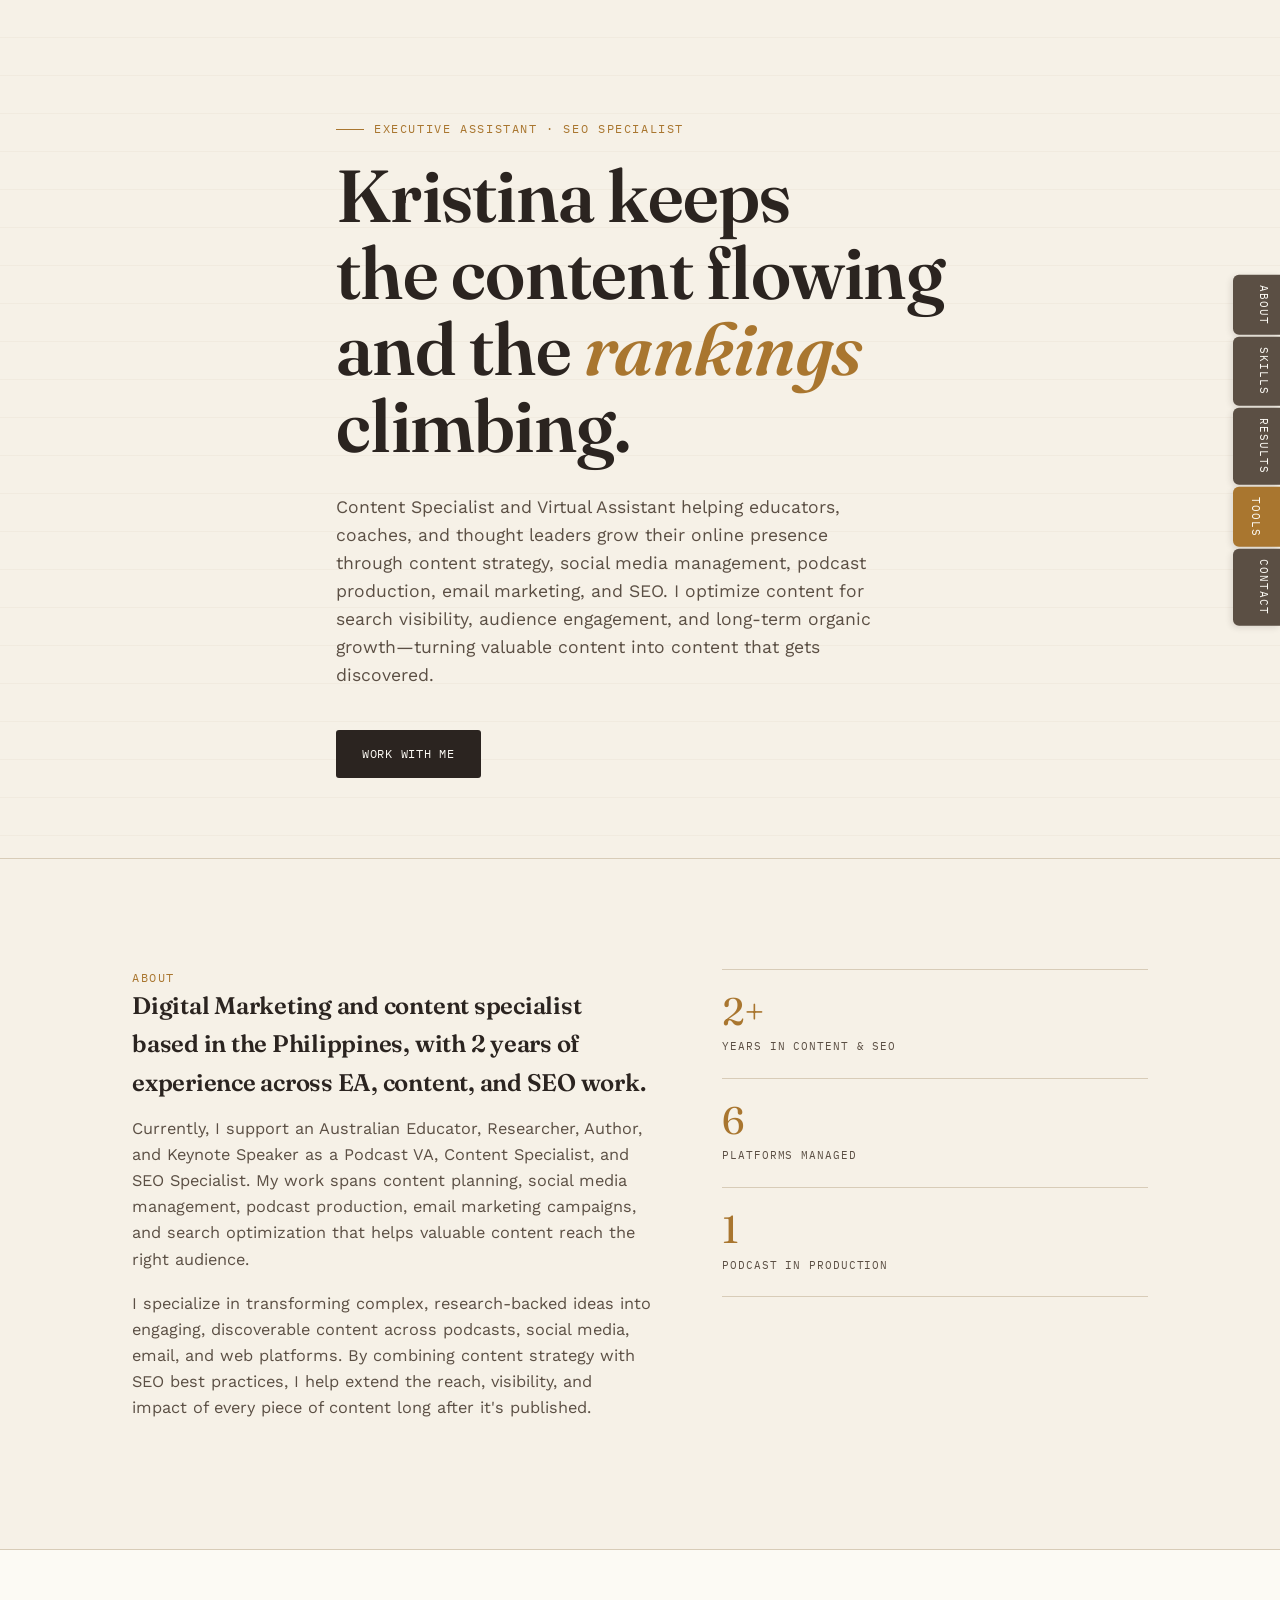
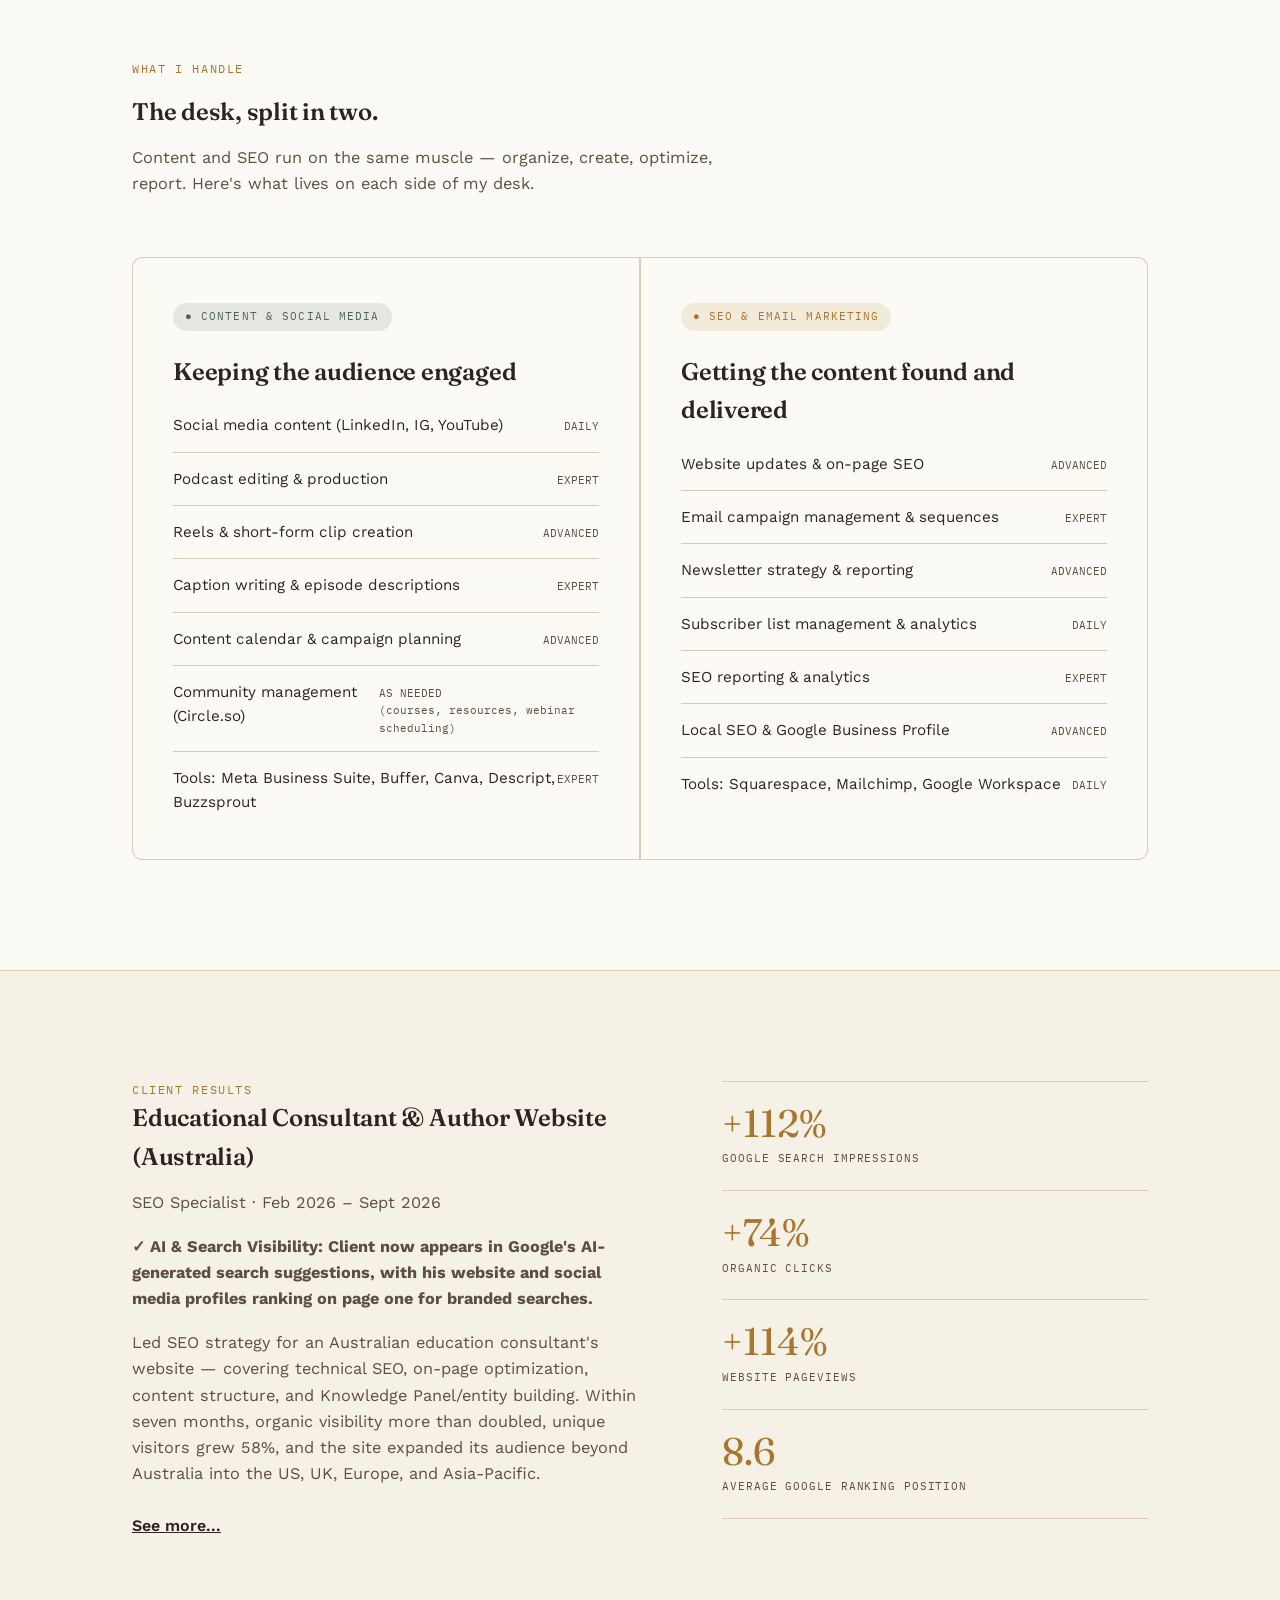
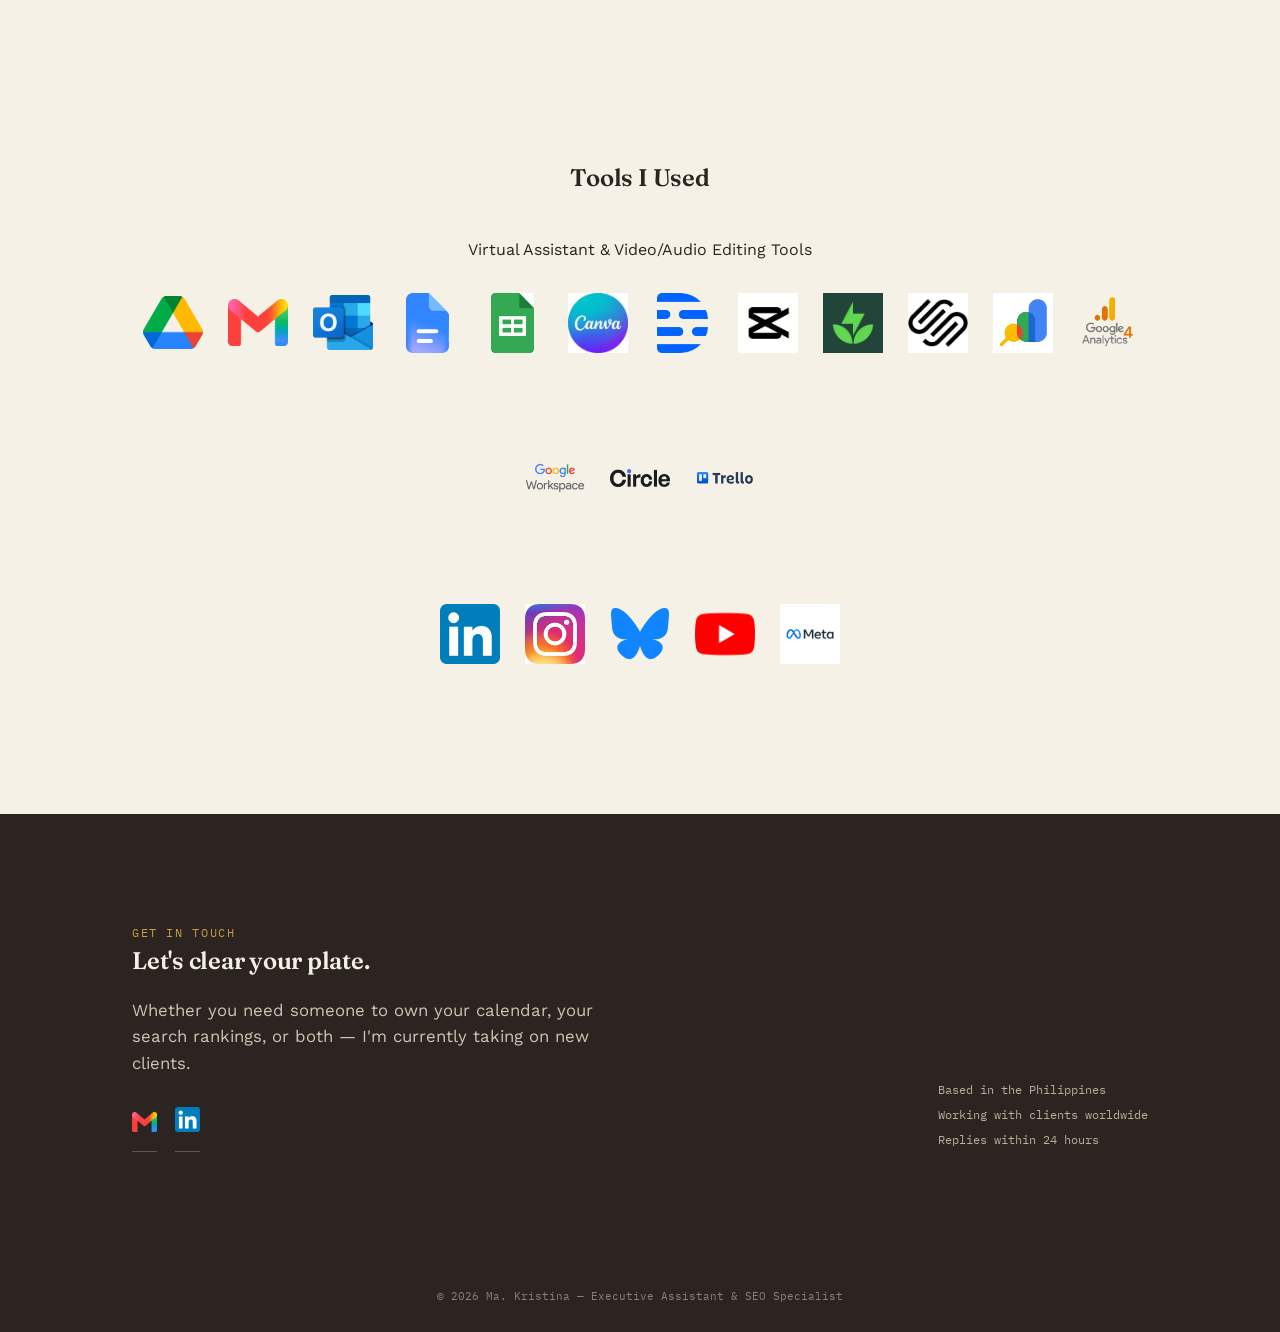
<file: index.html>
<!DOCTYPE html>
<html lang="en">
<head>
<meta charset="UTF-8">
<meta name="viewport" content="width=device-width, initial-scale=1.0">
<title>Ma. Kristina — Executive Assistant & SEO Specialist</title>
<link rel="preconnect" href="https://fonts.googleapis.com">
<link href="https://fonts.googleapis.com/css2?family=Fraunces:ital,opsz,wght@0,9..144,400;0,9..144,500;0,9..144,600;1,9..144,400&family=Work+Sans:wght@400;500;600&family=IBM+Plex+Mono:wght@400;500&display=swap" rel="stylesheet">
<link rel="stylesheet" href="assets/style.css">
</head>
<body>

<nav class="tabnav" id="tabnav">
  <a href="#about">About</a>
  <a href="#skills">Skills</a>
  <a href="#seo-client-results">Results</a>
  <a href="#experience">Tools</a>
  <a href="#contact">Contact</a>
</nav>

<header class="hero" id="top">
  <div class="wrap hero-inner">
    <div class="eyebrow">Executive Assistant · SEO Specialist</div>
    <h1>Kristina keeps<br> the content flowing <br>and the <em>rankings</em> <br>climbing.</h1>
    <p class="lede">Content Specialist and Virtual Assistant helping educators, coaches, and thought leaders grow their online presence through content strategy, social media management, podcast production, email marketing, and SEO. I optimize content for search visibility, audience engagement, and long-term organic growth—turning valuable content into content that gets discovered.</p>
    <div class="hero-cta">
      <a href="#contact" class="btn btn-primary">Work with me</a>
    </div>
  </div>
</header>

<section id="about">
  <div class="wrap about-grid">
    <div class="reveal">
      <div class="eyebrow">About</div>
      <h2>Digital Marketing and content specialist based in the Philippines, with 2 years of experience across EA, content, and SEO work. </h2>
      <p>Currently, I support an Australian Educator, Researcher, Author, and Keynote Speaker as a Podcast VA, Content Specialist, and SEO Specialist. My work spans content planning, social media management, podcast production, email marketing campaigns, and search optimization that helps valuable content reach the right audience.</p>
      <p>I specialize in transforming complex, research-backed ideas into engaging, discoverable content across podcasts, social media, email, and web platforms. By combining content strategy with SEO best practices, I help extend the reach, visibility, and impact of every piece of content long after it's published.</p>
    </div>
    <div class="stat-stack reveal">
      <div class="stat"><div class="num">2+</div><div class="label">Years in content & SEO</div></div>
      <div class="stat"><div class="num">6</div><div class="label">Platforms managed</div></div>
      <div class="stat"><div class="num">1</div><div class="label">Podcast in production</div></div>
    </div>
  </div>
</section>

<section id="skills">
  <div class="wrap">
    <div class="section-head reveal">
      <div class="eyebrow">What I handle</div>
      <h2>The desk, split in two.</h2>
      <p>Content and SEO run on the same muscle — organize, create, optimize, report. Here's what lives on each side of my desk.</p>
    </div>
    <div class="desks">
      <div class="desk ea reveal">
        <span class="tag">● Content & Social Media</span>
        <h3>Keeping the audience engaged</h3>
        <ul class="skill-list">
          <li>Social media content (LinkedIn, IG, YouTube)  <span class="meter">DAILY</span></li>
          <li>Podcast editing & production <span class="meter">EXPERT</span></li>
          <li>Reels & short-form clip creation  <span class="meter">ADVANCED</span></li>
          <li>Caption writing & episode descriptions<span class="meter">EXPERT</span></li>
          <li>Content calendar & campaign planning <span class="meter">ADVANCED</span></li>
          <li>Community management (Circle.so) <span class="meter">AS NEEDED <br>(courses, resources, webinar scheduling) </span></li>
          <li>Tools: Meta Business Suite, Buffer, Canva, Descript, Buzzsprout <span class="meter">EXPERT</span></li>
        </ul>
      </div>
      <div class="desk seo reveal">
        <span class="tag">●  SEO & Email Marketing</span>
        <h3>Getting the content found and delivered</h3>
        <ul class="skill-list">
          <li>Website updates & on-page SEO <span class="meter">ADVANCED</span></li>
          <li>Email campaign management & sequences <span class="meter">EXPERT</span></li>
          <li>Newsletter strategy & reporting <span class="meter">ADVANCED</span></li>
          <li>Subscriber list management & analytics <span class="meter">DAILY</span></li>
          <li>SEO reporting & analytics <span class="meter">EXPERT</span></li>
          <li>Local SEO & Google Business Profile <span class="meter">ADVANCED</span></li>
          <li>Tools: Squarespace, Mailchimp, Google Workspace <span class="meter">DAILY</span></li>
        </ul>
      </div>
    </div>
  </div>
</section>

<section id="seo-client-results">
   <div class="wrap about-grid">
    <div class="reveal">
      <div class="eyebrow">Client Results</div>
      <h2>Educational Consultant & Author Website (Australia)</h2>
      <p>SEO Specialist · Feb 2026 – Sept 2026</p>
      <p><b>✓ AI & Search Visibility: Client now appears in Google's AI-generated search suggestions, with his website and social media profiles ranking on page one for branded searches.</b></p>
      <div class="seo-description">
      <p>
        Led SEO strategy for an Australian education consultant's website —
        covering technical SEO, on-page optimization, content structure, and
        Knowledge Panel/entity building. Within seven months, organic visibility
        more than doubled, unique visitors grew 58%, and the site expanded its
        audience beyond Australia into the US, UK, Europe, and Asia-Pacific.
      </p>

      <input type="checkbox" id="seo-toggle" class="seo-toggle">

      <div class="seo-more">
        <i>37,000 impressions (+112% YoY)</i>,
        <i>1,729 clicks (+74% YoY)</i>,
        <i>8,513 visits (+34%)</i>,
        <i>7,300 unique visitors (+58%)</i>,
        <i>22,122 pageviews (+114%)</i>.
        Top-performing content built topical authority around self-regulated
        learning and teacher professional development.
      </div>

      <label for="seo-toggle" class="seo-toggle-label">
        <span class="see-more">See more...</span>
        <span class="see-less">See less...</span>
      </label>
    </div>
    </div>
    <div class="stat-stack reveal">
      <div class="stat"><div class="num">+112%</div><div class="label">Google search impressions</div></div>
      <div class="stat"><div class="num">+74%</div><div class="label">Organic clicks</div></div>
      <div class="stat"><div class="num">+114% </div><div class="label">Website pageviews</div></div>
      <div class="stat"><div class="num">8.6</div><div class="label">Average Google ranking position</div></div>
    </div>
  </div>
</section>

<section id="experience">
  <div class="wrap">
    <div class="reveal" style="margin-bottom: 30px; text-align: center;">
      <h2 style="margin-bottom: 40px;">Tools I Used</h2>
      <div style="text-align: center;"><span>Virtual Assistant & Video/Audio Editing Tools</span></div>
    </div>
    <div style="margin-bottom: 40px;">
        <ul class="tools-list">
          <li>
            <img src="assets/images/Google_Drive.webp" alt="Google Drive" class="tool-icon" /> 
          </li>
          <li>
            <img src="assets/images/Gmail.webp" alt="Gmail" class="tool-icon" /> 
          </li>
          <li>
            <img src="assets/images/Microsoft_Office_Outlook.webp" alt="Microsoft Office Outlook" class="tool-icon" /> 
          </li>
          <li>
            <img src="assets/images/Google_Docs.svg" alt="Google Docs" class="tool-icon" /> 
          </li>
          <li>
            <img src="assets/images/Google_Sheet.webp" alt="Google Sheet" class="tool-icon" /> 
          </li>
          <li>
            <img src="assets/images/Canva.webp" alt="Canva" class="tool-icon" /> 
          </li>
          <li>
            <img src="assets/images/Descript.webp" alt="Descript" class="tool-icon" /> 
          </li>
          <li>
            <img src="assets/images/CapCut.webp" alt="CapCut" class="tool-icon" /> 
          </li>
          <li>
            <img src="assets/images/Buzzsprout.webp" alt="Buzzsprout" class="tool-icon" /> 
          </li>
          <li>
            <img src="assets/images/Squarespace.webp" alt="Squarespace" class="tool-icon" /> 
          </li>
          <li>
            <img src="assets/images/Google_Search_Console.webp" alt="Google Search Console" class="tool-icon" /> 
          </li>
          <li>
            <img src="assets/images/Google_Analytics_4.webp" alt="Google Analytics 4" class="tool-icon" /> 
          </li>
        </ul>
    </div>
    <div class="reveal" style="margin-bottom: 30px;">
      <div style="text-align: center;"><span>Customer Service & Project Management Tools</span></div>
    </div>
    <div style="margin-bottom: 40px;">
        <ul class="tools-list">
          <li>
            <img src="assets/images/Google_Workspace.png" alt="Google Workspace" class="tool-icon" /> 
          </li>
          <li>
            <img src="assets/images/circle-so.webp" alt="Circle-so" class="tool-icon" /> 
          </li>
          <li>
            <img src="assets/images/Trello.png" alt="Trello" class="tool-icon" /> 
          </li>
        </ul>
    </div>
    <div class="reveal" style="margin-bottom: 30px;">
      <div style="text-align: center;"><span>Social Media Platforms</span></div>
    </div>
    <div style="margin-bottom: 40px;">
        <ul class="tools-list">
          <li>
            <img src="assets/images/LinkedIn.webp" alt="LinkedIn" class="tool-icon" /> 
          </li>
          <li>
            <img src="assets/images/Instagram.jfif" alt="Instagram" class="tool-icon" /> 
          </li>
          <li>
            <img src="assets/images/Bluesky.webp" alt="Bluesky" class="tool-icon" /> 
          </li>
          <li>
            <img src="assets/images/YouTube.png" alt="YouTube" class="tool-icon" /> 
          </li>
          <li>
            <img src="assets/images/Meta_Business_Suite.png" alt="Meta Business Suite" class="tool-icon" /> 
          </li>
        </ul>
    </div>
  </div>
</section>


<section id="contact">
  <div class="wrap">
    <div class="eyebrow">Get in touch</div>
    <h2>Let's clear your plate.</h2>
    <p class="lede">Whether you need someone to own your calendar, your search rankings, or both — I'm currently taking on new clients.</p>
    <div class="contact-grid">
      <div class="contact-links" style="flex-direction: row;">
       
        <a href="mailto:mcsi.kristina@gmail.com">
          <img src="assets/images/Gmail.webp" alt="" target="_blank" style="width: 25px;">
        </a>
      
        <a href="https://www.linkedin.com/in/ma-kristina-villacarlos-401091301/" target="_blank" rel="noopener">
          <img src="assets/images/LinkedIn.webp" alt="LinkedIn" target="_blank" style="width: 25px;">
        </a>
         
      </div>
      <div class="contact-meta">
        Based in the Philippines<br>
        Working with clients worldwide<br>
        Replies within 24 hours
      </div>
    </div>
  </div>
</section>



<footer>© 2026 Ma. Kristina — Executive Assistant & SEO Specialist</footer>

<script>
  // Active tab highlight + scroll reveal
  const sections = document.querySelectorAll('section[id], header[id]');
  const tabs = document.querySelectorAll('.tabnav a');
  const revealEls = document.querySelectorAll('.reveal');

  const revealObserver = new IntersectionObserver((entries)=>{
    entries.forEach(e=>{ if(e.isIntersecting){ e.target.classList.add('in'); revealObserver.unobserve(e.target);} });
  },{threshold:0.15});
  revealEls.forEach(el=>revealObserver.observe(el));

  const navObserver = new IntersectionObserver((entries)=>{
    entries.forEach(entry=>{
      const id = entry.target.getAttribute('id');
      const tab = document.querySelector('.tabnav a[href="#'+id+'"]');
      if(!tab) return;
      if(entry.isIntersecting){
        tabs.forEach(t=>t.classList.remove('active'));
        tab.classList.add('active');
      }
    });
  },{threshold:0.4});
  sections.forEach(s=>navObserver.observe(s));
</script>

</body>
</html>
</file>
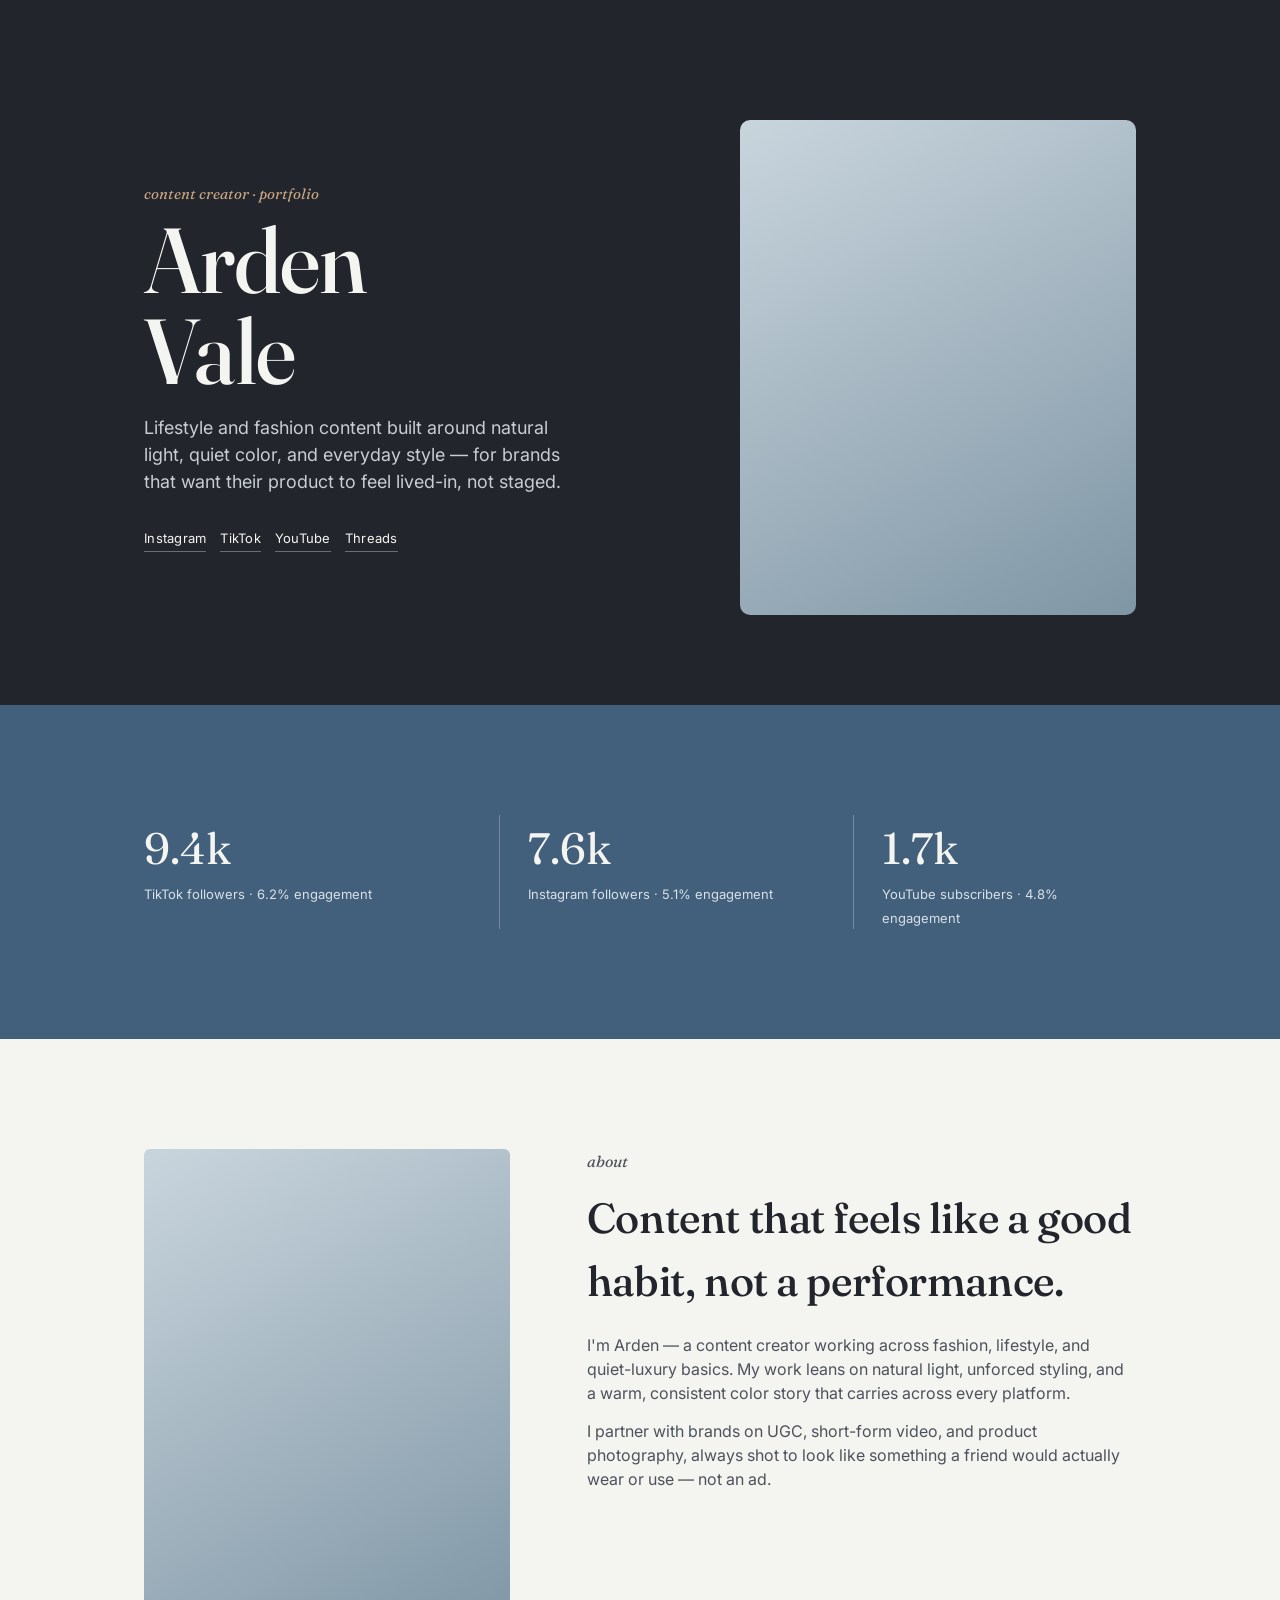
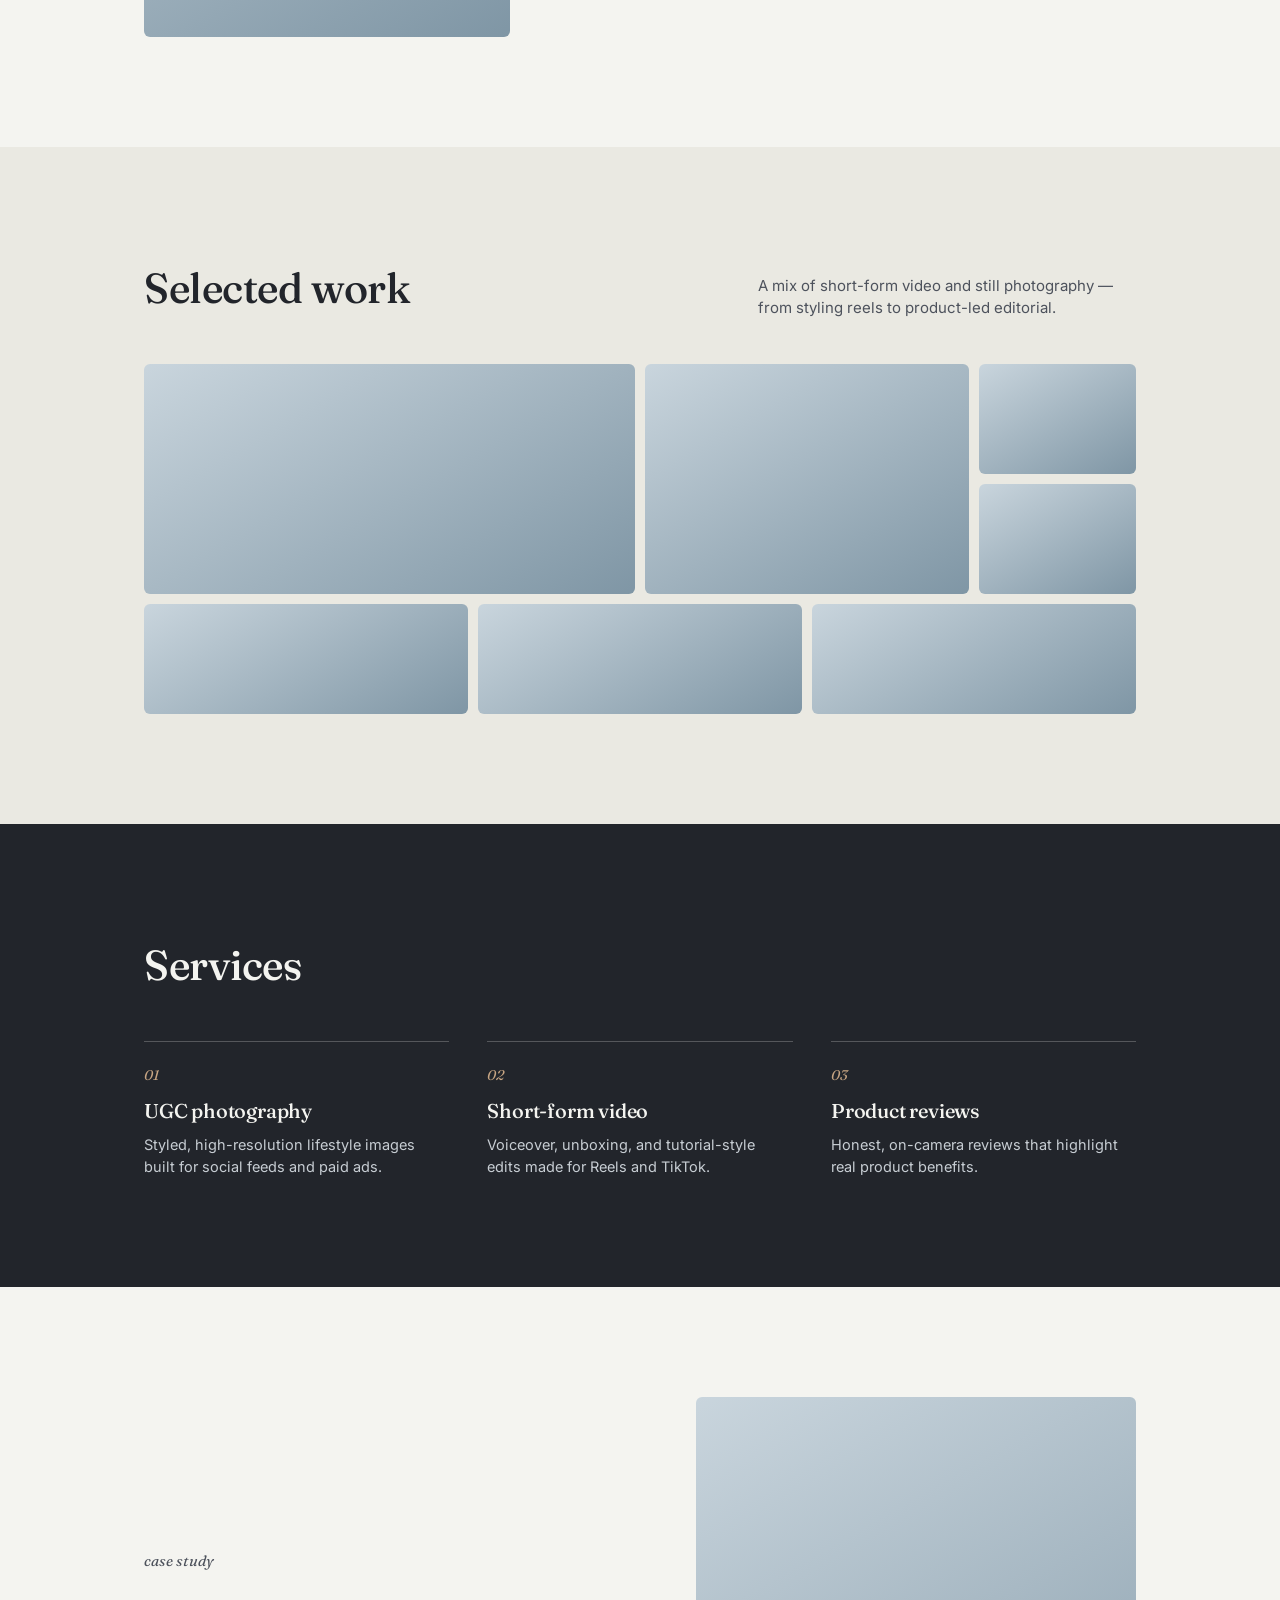
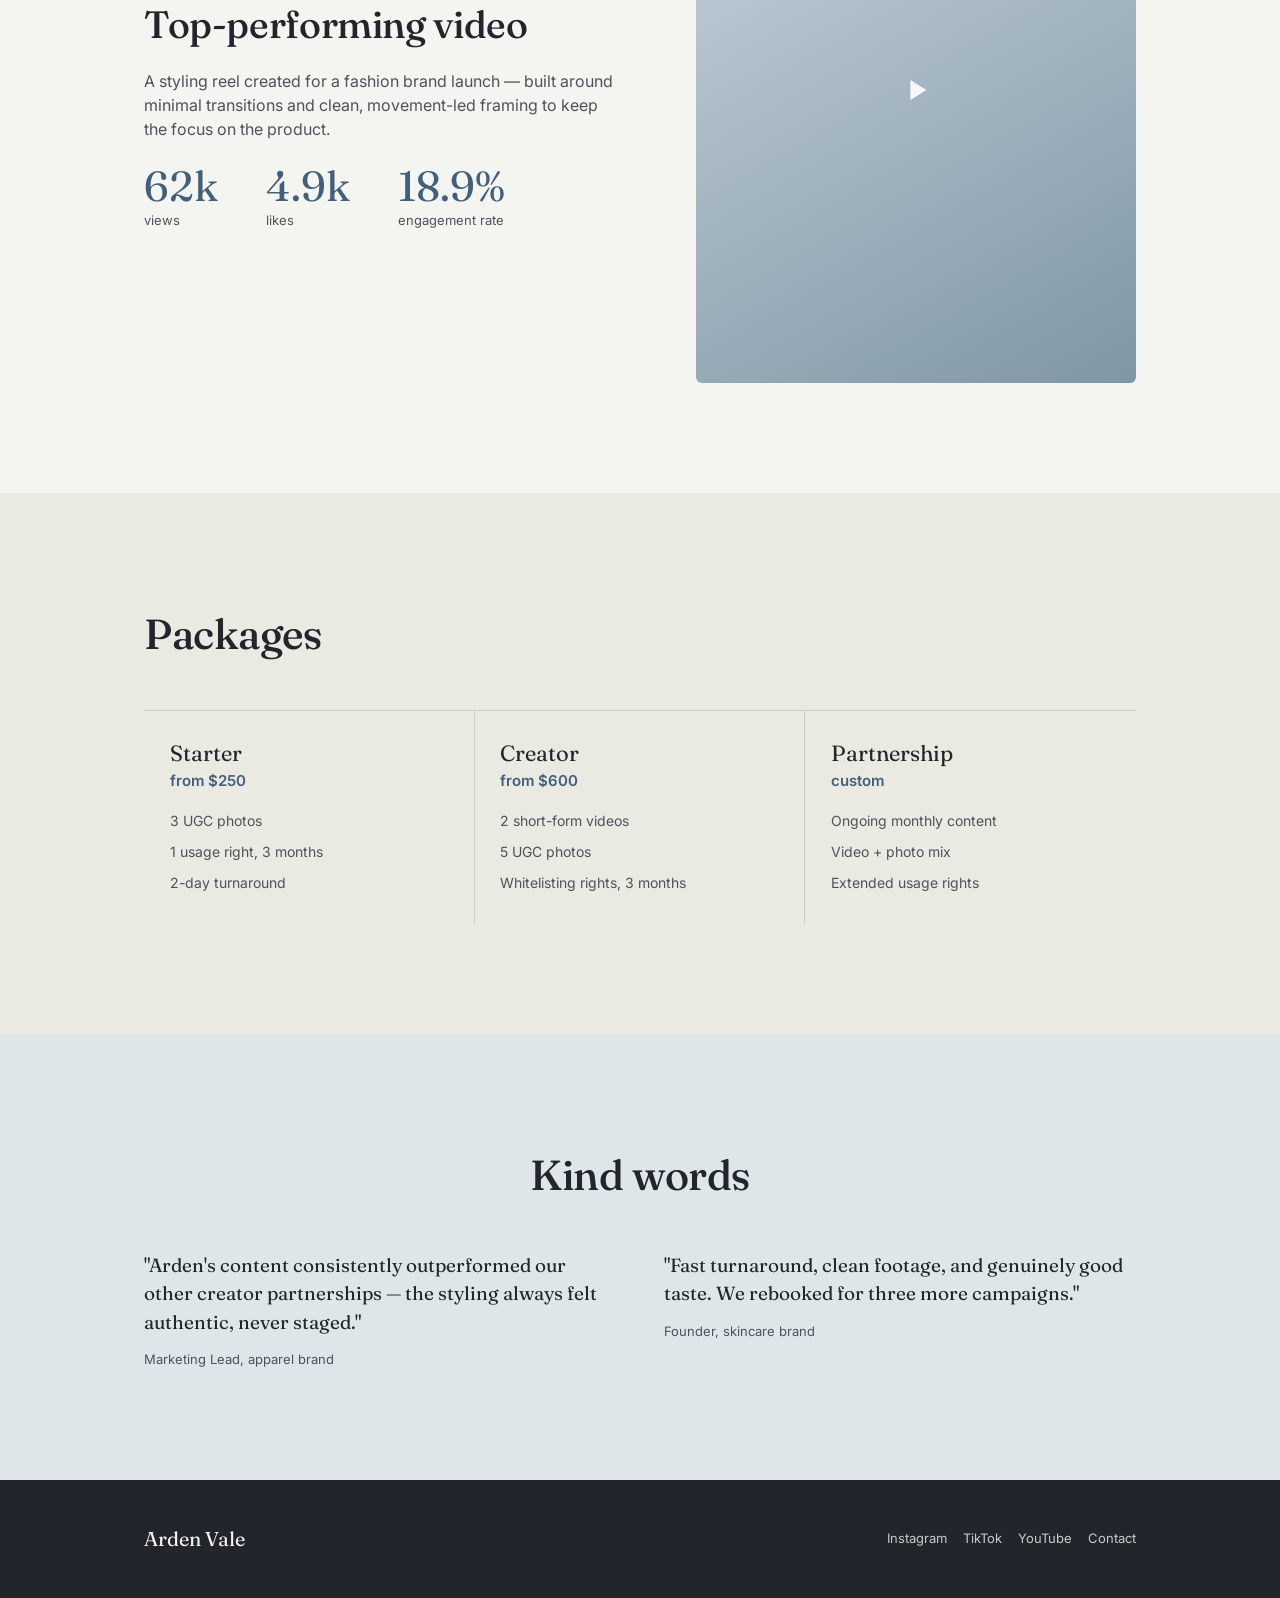
<file: makristinaprofile.html>
<!DOCTYPE html>
<html lang="en">
<head>
<meta charset="UTF-8">
<meta name="viewport" content="width=device-width, initial-scale=1.0">
<title>Arden Vale — Content Creator</title>
<link rel="preconnect" href="https://fonts.googleapis.com">
<link rel="preconnect" href="https://fonts.gstatic.com" crossorigin>
<link href="https://fonts.googleapis.com/css2?family=Fraunces:opsz,wght@9..144,400;9..144,500;9..144,600&family=Inter:wght@400;500;600&display=swap" rel="stylesheet">
<style>
  :root{
    --ink:#22252b;
    --ink-soft:#4d525c;
    --paper:#f4f4f0;
    --paper-deep:#eae9e2;
    --blue:#42607c;
    --blue-pale:#dfe6e9;
    --clay:#c1875a;
    --line:rgba(34,37,43,.14);
  }

  *{box-sizing:border-box;}
  html{scroll-behavior:smooth;}
  body{
    margin:0;
    background:var(--paper);
    color:var(--ink);
    font-family:'Inter',Arial,sans-serif;
    font-size:16px;
    line-height:1.5;
    -webkit-font-smoothing:antialiased;
  }
  img{display:block;max-width:100%;}
  .wrap{
    max-width:1120px;
    margin:0 auto;
    padding-inline:clamp(20px,5vw,64px);
  }
  .eyebrow{
    font-family:'Fraunces',serif;
    font-style:italic;
    font-weight:400;
    font-size:15px;
    color:var(--clay);
    margin:0 0 10px;
  }
  h1,h2,h3{
    font-family:'Fraunces',serif;
    font-weight:500;
    margin:0;
    letter-spacing:-.01em;
  }
  section{padding-block:clamp(56px,9vw,110px);}

  .ph{
    background:linear-gradient(150deg,#c9d5dd,#7f96a5);
    border-radius:6px;
  }

  /* ================= HERO ================= */
  .hero{
    background:var(--ink);
    color:var(--paper);
    padding-block:clamp(64px,10vw,120px) clamp(48px,7vw,90px);
    overflow:hidden;
  }
  .hero .wrap{
    display:grid;
    grid-template-columns:1.15fr .85fr;
    gap:clamp(28px,5vw,60px);
    align-items:center;
  }
  .hero .eyebrow{color:#c7a583;}
  .hero h1{
    font-size:clamp(48px,7.2vw,96px);
    line-height:.98;
    color:var(--paper);
  }
  .hero p.role{
    font-size:clamp(15px,1.6vw,18px);
    color:#c7cdd3;
    max-width:38ch;
    margin-top:18px;
  }
  .hero .socials{
    display:flex;
    gap:14px;
    margin-top:34px;
    flex-wrap:wrap;
  }
  .hero .socials a{
    font-size:13px;
    letter-spacing:.02em;
    color:var(--paper);
    text-decoration:none;
    border-bottom:1px solid rgba(244,244,240,.35);
    padding-bottom:3px;
  }
  .hero .portrait{
    width:100%;
    aspect-ratio:4/5;
    border-radius:10px;
  }

  /* ================= STATS ================= */
  .stats{background:var(--blue);color:var(--paper);}
  .stats .wrap{display:flex;flex-wrap:wrap;gap:clamp(28px,6vw,72px);}
  .stat{flex:1 1 160px;border-left:1px solid rgba(244,244,240,.28);padding-left:clamp(18px,2.4vw,28px);}
  .stat:first-child{border-left:none;padding-left:0;}
  .stat .n{font-family:'Fraunces',serif;font-size:clamp(30px,4vw,44px);display:block;}
  .stat .l{font-size:13px;color:#d7e0e6;margin-top:4px;}

  /* ================= ABOUT ================= */
  .about .wrap{display:grid;grid-template-columns:.8fr 1.2fr;gap:clamp(32px,6vw,80px);align-items:start;}
  .about .portrait{aspect-ratio:3/4;width:100%;}
  .about h2{font-size:clamp(30px,3.6vw,42px);margin-bottom:20px;}
  .about p{color:var(--ink-soft);font-size:16px;max-width:56ch;margin:0 0 14px;}

  /* ================= WORK (gallery) ================= */
  .work{background:var(--paper-deep);}
  .work-head{display:flex;justify-content:space-between;align-items:flex-end;gap:24px;margin-bottom:clamp(28px,4vw,44px);flex-wrap:wrap;}
  .work-head h2{font-size:clamp(30px,3.6vw,42px);}
  .work-head p{color:var(--ink-soft);max-width:42ch;margin:0;font-size:15px;}
  .mosaic{display:grid;grid-template-columns:repeat(6,1fr);grid-auto-rows:110px;gap:10px;}
  .mosaic .ph:nth-child(1){grid-column:span 3;grid-row:span 2;}
  .mosaic .ph:nth-child(2){grid-column:span 2;grid-row:span 2;}
  .mosaic .ph:nth-child(3){grid-column:span 1;grid-row:span 1;}
  .mosaic .ph:nth-child(4){grid-column:span 1;grid-row:span 1;}
  .mosaic .ph:nth-child(5){grid-column:span 2;grid-row:span 1;}
  .mosaic .ph:nth-child(6){grid-column:span 2;grid-row:span 1;}
  .mosaic .ph:nth-child(7){grid-column:span 2;grid-row:span 1;}

  /* ================= SERVICES ================= */
  .services{background:var(--ink);color:var(--paper);}
  .services h2{color:var(--paper);font-size:clamp(30px,3.6vw,42px);margin-bottom:clamp(28px,4vw,44px);}
  .service-grid{display:grid;grid-template-columns:repeat(3,1fr);gap:clamp(24px,3vw,40px);}
  .service{border-top:1px solid rgba(244,244,240,.24);padding-top:20px;}
  .service .num{font-family:'Fraunces',serif;font-style:italic;color:#c7a583;font-size:14px;}
  .service h3{color:var(--paper);font-size:20px;margin:10px 0 8px;font-weight:500;}
  .service p{color:#c7cdd3;font-size:14.5px;margin:0;max-width:34ch;}

  /* ================= CASE STUDY ================= */
  .case .wrap{display:grid;grid-template-columns:1fr .9fr;gap:clamp(28px,5vw,64px);align-items:center;}
  .case h2{font-size:clamp(28px,3.4vw,38px);margin-bottom:16px;}
  .case p{color:var(--ink-soft);max-width:48ch;margin:0 0 24px;}
  .case .figure{font-family:'Fraunces',serif;font-size:clamp(30px,3.6vw,42px);color:var(--blue);line-height:1;}
  .case .figure + span{display:block;font-size:13px;color:var(--ink-soft);margin-top:4px;}
  .metric-row{display:flex;gap:clamp(24px,4vw,48px);flex-wrap:wrap;margin-top:8px;}
  .case .video-ph{aspect-ratio:3/4;width:100%;position:relative;}
  .case .video-ph::after{
    content:"";position:absolute;left:50%;top:50%;
    width:0;height:0;border-top:10px solid transparent;border-bottom:10px solid transparent;
    border-left:16px solid rgba(255,255,255,.9);transform:translate(-35%,-50%);
  }

  /* ================= PACKAGES ================= */
  .packages{background:var(--paper-deep);}
  .packages h2{font-size:clamp(30px,3.6vw,42px);margin-bottom:clamp(28px,4vw,44px);}
  .pkg-row{display:grid;grid-template-columns:repeat(3,1fr);gap:0;border-top:1px solid var(--line);}
  .pkg{padding:26px clamp(14px,2vw,28px);border-right:1px solid var(--line);}
  .pkg:last-child{border-right:none;}
  .pkg .tier{font-family:'Fraunces',serif;font-size:22px;margin-bottom:6px;}
  .pkg .price{color:var(--blue);font-weight:600;font-size:15px;margin-bottom:12px;display:block;}
  .pkg ul{list-style:none;margin:0;padding:0;color:var(--ink-soft);font-size:14px;}
  .pkg li{padding:5px 0;}

  /* ================= TESTIMONIALS ================= */
  .testimonials{background:var(--blue-pale);text-align:center;}
  .testimonials h2{font-size:clamp(30px,3.6vw,42px);margin-bottom:clamp(28px,4vw,44px);}
  .quote-row{display:grid;grid-template-columns:repeat(2,1fr);gap:clamp(24px,4vw,48px);text-align:left;}
  blockquote{margin:0;font-family:'Fraunces',serif;font-size:19px;line-height:1.5;color:var(--ink);}
  blockquote cite{display:block;font-style:normal;font-family:'Inter',sans-serif;font-size:13px;color:var(--ink-soft);margin-top:14px;}

  /* ================= FOOTER ================= */
  footer{background:var(--ink);color:var(--paper);padding-block:44px;}
  footer .wrap{display:flex;justify-content:space-between;align-items:center;flex-wrap:wrap;gap:16px;}
  footer .name{font-family:'Fraunces',serif;font-size:20px;}
  footer .socials{display:flex;gap:16px;}
  footer .socials a{color:var(--paper);text-decoration:none;font-size:13px;opacity:.8;}

  /* ================= RESPONSIVE ================= */
  @media (max-width:900px){
    .hero .wrap{grid-template-columns:1fr;}
    .hero .portrait{max-width:320px;margin:0 auto;}
    .about .wrap{grid-template-columns:1fr;}
    .about .portrait{max-width:320px;}
    .service-grid{grid-template-columns:1fr 1fr;}
    .case .wrap{grid-template-columns:1fr;}
    .case .video-ph{max-width:340px;}
    .pkg-row{grid-template-columns:1fr;}
    .pkg{border-right:none;border-bottom:1px solid var(--line);}
    .quote-row{grid-template-columns:1fr;}
  }
  @media (max-width:560px){
    .service-grid{grid-template-columns:1fr;}
    .mosaic{grid-template-columns:repeat(2,1fr);grid-auto-rows:90px;}
    .mosaic .ph{grid-column:span 1 !important;grid-row:span 1 !important;}
    .stats .wrap{flex-direction:column;gap:18px;}
    .stat{border-left:none;padding-left:0;border-top:1px solid rgba(244,244,240,.28);padding-top:14px;}
    .stat:first-child{border-top:none;padding-top:0;}
    footer .wrap{flex-direction:column;text-align:center;}
  }
</style>
</head>
<body>

<!-- HERO -->
<section class="hero">
  <div class="wrap">
    <div>
      <p class="eyebrow">content creator · portfolio</p>
      <h1>Arden<br>Vale</h1>
      <p class="role">Lifestyle and fashion content built around natural light, quiet color, and everyday style — for brands that want their product to feel lived-in, not staged.</p>
      <div class="socials">
        <a href="#">Instagram</a>
        <a href="#">TikTok</a>
        <a href="#">YouTube</a>
        <a href="#">Threads</a>
      </div>
    </div>
    <div class="ph portrait"></div>
  </div>
</section>

<!-- STATS -->
<section class="stats">
  <div class="wrap">
    <div class="stat"><span class="n">9.4k</span><span class="l">TikTok followers · 6.2% engagement</span></div>
    <div class="stat"><span class="n">7.6k</span><span class="l">Instagram followers · 5.1% engagement</span></div>
    <div class="stat"><span class="n">1.7k</span><span class="l">YouTube subscribers · 4.8% engagement</span></div>
  </div>
</section>

<!-- ABOUT -->
<section class="about">
  <div class="wrap">
    <div class="ph portrait"></div>
    <div>
      <p class="eyebrow">about</p>
      <h2>Content that feels like a good habit, not a performance.</h2>
      <p>I'm Arden — a content creator working across fashion, lifestyle, and quiet-luxury basics. My work leans on natural light, unforced styling, and a warm, consistent color story that carries across every platform.</p>
      <p>I partner with brands on UGC, short-form video, and product photography, always shot to look like something a friend would actually wear or use — not an ad.</p>
    </div>
  </div>
</section>

<!-- WORK -->
<section class="work">
  <div class="wrap">
    <div class="work-head">
      <h2>Selected work</h2>
      <p>A mix of short-form video and still photography — from styling reels to product-led editorial.</p>
    </div>
    <div class="mosaic">
      <div class="ph"></div>
      <div class="ph"></div>
      <div class="ph"></div>
      <div class="ph"></div>
      <div class="ph"></div>
      <div class="ph"></div>
      <div class="ph"></div>
    </div>
  </div>
</section>

<!-- SERVICES -->
<section class="services">
  <div class="wrap">
    <h2>Services</h2>
    <div class="service-grid">
      <div class="service">
        <span class="num">01</span>
        <h3>UGC photography</h3>
        <p>Styled, high-resolution lifestyle images built for social feeds and paid ads.</p>
      </div>
      <div class="service">
        <span class="num">02</span>
        <h3>Short-form video</h3>
        <p>Voiceover, unboxing, and tutorial-style edits made for Reels and TikTok.</p>
      </div>
      <div class="service">
        <span class="num">03</span>
        <h3>Product reviews</h3>
        <p>Honest, on-camera reviews that highlight real product benefits.</p>
      </div>
    </div>
  </div>
</section>

<!-- CASE STUDY -->
<section class="case">
  <div class="wrap">
    <div>
      <p class="eyebrow">case study</p>
      <h2>Top-performing video</h2>
      <p>A styling reel created for a fashion brand launch — built around minimal transitions and clean, movement-led framing to keep the focus on the product.</p>
      <div class="metric-row">
        <div><span class="figure">62k</span><span>views</span></div>
        <div><span class="figure">4.9k</span><span>likes</span></div>
        <div><span class="figure">18.9%</span><span>engagement rate</span></div>
      </div>
    </div>
    <div class="ph video-ph"></div>
  </div>
</section>

<!-- PACKAGES -->
<section class="packages">
  <div class="wrap">
    <h2>Packages</h2>
    <div class="pkg-row">
      <div class="pkg">
        <span class="tier">Starter</span>
        <span class="price">from $250</span>
        <ul>
          <li>3 UGC photos</li>
          <li>1 usage right, 3 months</li>
          <li>2-day turnaround</li>
        </ul>
      </div>
      <div class="pkg">
        <span class="tier">Creator</span>
        <span class="price">from $600</span>
        <ul>
          <li>2 short-form videos</li>
          <li>5 UGC photos</li>
          <li>Whitelisting rights, 3 months</li>
        </ul>
      </div>
      <div class="pkg">
        <span class="tier">Partnership</span>
        <span class="price">custom</span>
        <ul>
          <li>Ongoing monthly content</li>
          <li>Video + photo mix</li>
          <li>Extended usage rights</li>
        </ul>
      </div>
    </div>
  </div>
</section>

<!-- TESTIMONIALS -->
<section class="testimonials">
  <div class="wrap">
    <h2>Kind words</h2>
    <div class="quote-row">
      <blockquote>"Arden's content consistently outperformed our other creator partnerships — the styling always felt authentic, never staged."<cite>Marketing Lead, apparel brand</cite></blockquote>
      <blockquote>"Fast turnaround, clean footage, and genuinely good taste. We rebooked for three more campaigns."<cite>Founder, skincare brand</cite></blockquote>
    </div>
  </div>
</section>

<footer>
  <div class="wrap">
    <span class="name">Arden Vale</span>
    <div class="socials">
      <a href="#">Instagram</a>
      <a href="#">TikTok</a>
      <a href="#">YouTube</a>
      <a href="#">Contact</a>
    </div>
  </div>
</footer>

</body>
</html>
</file>
<file: assets/style.css>
:root{
    --ink:#2B2420;
    --ink-soft:#5B4F44;
    --paper:#F6F1E7;
    --paper-raised:#FCFAF4;
    --gold:#A9762F;
    --gold-soft:#C89B4A;
    --sage:#4B6455;
    --sage-soft:#7A9484;
    --line:#D8CCB8;
    --card-shadow: 0 1px 0 rgba(43,36,32,0.06);
  }
  *{margin:0;padding:0;box-sizing:border-box;}
  html{scroll-behavior:smooth;}
  body{
    background:var(--paper);
    color:var(--ink);
    font-family:'Work Sans', sans-serif;
    line-height:1.6;
    -webkit-font-smoothing:antialiased;
  }
  @media (prefers-reduced-motion: reduce){
    html{scroll-behavior:auto;}
    *{animation-duration:0.001ms !important; animation-iteration-count:1 !important; transition-duration:0.001ms !important;}
  }
  a{color:inherit;}
  h1,h2,h3{font-family:'Fraunces', serif; font-weight:600; letter-spacing:-0.01em;}
  .eyebrow{
    font-family:'IBM Plex Mono', monospace;
    font-size:0.72rem;
    letter-spacing:0.14em;
    text-transform:uppercase;
    color:var(--gold);
  }
  .wrap{max-width:1080px; margin:0 auto; padding:0 32px;}

  /* ---------- Tab nav (the "planner index" motif) ---------- */
  .tabnav{
    position:fixed;
    right:0;
    top:50%;
    transform:translateY(-50%);
    z-index:50;
    display:flex;
    flex-direction:column;
    gap:2px;
  }
  .tabnav a{
    display:block;
    font-family:'IBM Plex Mono', monospace;
    font-size:0.68rem;
    letter-spacing:0.1em;
    text-transform:uppercase;
    text-decoration:none;
    color:var(--paper-raised);
    background:var(--ink-soft);
    padding:10px 8px 10px 14px;
    border-radius:6px 0 0 6px;
    writing-mode:vertical-rl;
    text-orientation:mixed;
    transition:background 0.25s ease, padding-right 0.25s ease, color .25s ease;
    box-shadow:-2px 2px 6px rgba(43,36,32,0.12);
  }
  .tabnav a:hover, .tabnav a.active{
    background:var(--gold);
    color:var(--paper-raised);
    padding-right:16px;
  }
  @media (max-width:720px){
    .tabnav{display:none;}
  }

  /* ---------- Hero ---------- */
  .hero{
    min-height:92vh;
    display:flex;
    align-items:center;
    position:relative;
    overflow:hidden;
    border-bottom:1px solid var(--line);
  }
  .hero::before{
    content:"";
    position:absolute;
    inset:0;
    background-image:
      repeating-linear-gradient(180deg, transparent, transparent 37px, var(--line) 38px);
    opacity:0.35;
    pointer-events:none;
  }
  .hero-inner{position:relative; padding:120px 0 80px;}
  .hero .eyebrow{margin-bottom:20px; display:flex; align-items:center; gap:10px;}
  .hero .eyebrow::before{content:"";width:28px;height:1px;background:var(--gold);display:inline-block;}
  .hero h1{
    font-size:clamp(2.6rem, 6vw, 4.6rem);
    line-height:1.04;
    max-width:820px;
    color:var(--ink);
  }
  .hero h1 em{font-style:italic; color:var(--gold);}
  .hero p.lede{
    margin-top:28px;
    max-width:540px;
    font-size:1.1rem;
    color:var(--ink-soft);
  }
  .hero-cta{margin-top:40px; display:flex; gap:18px; align-items:center; flex-wrap:wrap;}
  .btn{
    font-family:'IBM Plex Mono', monospace;
    font-size:0.78rem;
    letter-spacing:0.06em;
    text-transform:uppercase;
    text-decoration:none;
    padding:14px 26px;
    border-radius:3px;
    display:inline-block;
    transition:transform 0.2s ease, box-shadow 0.2s ease;
  }
  .btn-primary{background:var(--ink); color:var(--paper-raised);}
  .btn-primary:hover{transform:translateY(-2px); box-shadow:0 8px 18px rgba(43,36,32,0.18);}
  .btn-ghost{color:var(--ink); border-bottom:1px solid var(--ink);}
  .btn-ghost:hover{color:var(--gold); border-color:var(--gold);}

  /* Signature: dual index card — "Inbox" + "Rankings" mini-widgets */
  .signature{
    position:relative;
    margin-top:64px;
    display:grid;
    grid-template-columns:1fr 1fr;
    gap:22px;
    max-width:640px;
  }
  .card{
    background:var(--paper-raised);
    border:1px solid var(--line);
    border-radius:8px;
    padding:20px 20px 18px;
    box-shadow:var(--card-shadow);
    position:relative;
  }
  .card::before{
    content:"";
    position:absolute;
    top:-1px; left:20px;
    width:34px; height:10px;
    background:var(--gold-soft);
    border-radius:0 0 4px 4px;
  }
  .card h4{
    font-family:'IBM Plex Mono', monospace;
    font-size:0.68rem;
    letter-spacing:0.1em;
    text-transform:uppercase;
    color:var(--ink-soft);
    margin-bottom:12px;
  }
  .checklist{list-style:none; display:flex; flex-direction:column; gap:8px;}
  .checklist li{display:flex; align-items:center; gap:8px; font-size:0.85rem; color:var(--ink-soft);}
  .checklist li span.box{
    width:13px; height:13px; border:1.4px solid var(--sage-soft); border-radius:3px; flex:none; position:relative;
  }
  .checklist li.done span.box{background:var(--sage); border-color:var(--sage);}
  .checklist li.done span.box::after{
    content:"✓"; position:absolute; inset:0; display:flex; align-items:center; justify-content:center;
    color:#fff; font-size:9px;
  }
  .checklist li.done{color:var(--ink); text-decoration:line-through; text-decoration-color:var(--line);}

  .rankwidget .rankrow{display:flex; align-items:center; justify-content:space-between; font-size:0.82rem; padding:6px 0; border-bottom:1px dashed var(--line);}
  .rankwidget .rankrow:last-child{border-bottom:none;}
  .rankwidget .kw{color:var(--ink-soft);}
  .rankwidget .pos{font-family:'IBM Plex Mono', monospace; font-weight:500;}
  .pos.up{color:var(--sage);}

  /* ---------- Sections generic ---------- */
  section{padding:110px 0;}
  section h2{font-size:clamp(1.5rem,3.6vw,1rem); margin-bottom:14px;}
  .section-head{max-width:600px; margin-bottom:60px;}
  .section-head .eyebrow{margin-bottom:14px;}
  .section-head p{color:var(--ink-soft); font-size:1.02rem; margin-top:14px;}

  #about{border-bottom:1px solid var(--line);}
  .about-grid{display:grid; grid-template-columns:1.1fr 0.9fr; gap:70px; align-items:start;}
  .about-grid p{color:var(--ink-soft); margin-bottom:18px; font-size:1.02rem;}
  .stat-stack{display:flex; flex-direction:column; gap:0;}
  .stat{padding:22px 0; border-top:1px solid var(--line);}
  .stat:last-child{border-bottom:1px solid var(--line);}
  .stat .num{font-family:'Fraunces', serif; font-size:2.4rem; color:var(--gold); line-height:1;}
  .stat .label{font-family:'IBM Plex Mono', monospace; font-size:0.7rem; letter-spacing:0.08em; text-transform:uppercase; color:var(--ink-soft); margin-top:8px;}

  @media (max-width:820px){
    .about-grid{grid-template-columns:1fr;}
    .signature{grid-template-columns:1fr; max-width:340px;}
  }

  /* ---------- Skills (two "desks") ---------- */
  #skills{background:var(--paper-raised); border-bottom:1px solid var(--line);}
  .desks{display:grid; grid-template-columns:1fr 1fr; gap:2px; background:var(--line); border:1px solid var(--line); border-radius:10px; overflow:hidden;}
  .desk{background:var(--paper-raised); padding:44px 40px;}
  .desk .tag{
    font-family:'IBM Plex Mono', monospace; font-size:0.7rem; letter-spacing:0.1em; text-transform:uppercase;
    display:inline-flex; align-items:center; gap:8px; padding:5px 12px; border-radius:20px; margin-bottom:22px;
  }
  .desk.ea .tag{background:rgba(75,100,85,0.12); color:var(--sage);}
  .desk.seo .tag{background:rgba(169,118,47,0.12); color:var(--gold);}
  .desk h3{font-size:1.5rem; margin-bottom:22px;}
  .skill-list{list-style:none; display:flex; flex-direction:column; gap:14px;}
  .skill-list li{
    display:flex; justify-content:space-between; align-items:baseline;
    padding-bottom:14px; border-bottom:1px solid var(--line);
    font-size:0.95rem;
  }
  .skill-list li:last-child{border-bottom:none; padding-bottom:0;}
  .skill-list li .meter{font-family:'IBM Plex Mono', monospace; font-size:0.68rem; color:var(--ink-soft);}
  @media (max-width:820px){.desks{grid-template-columns:1fr;}}

  /* ---------- Experience (ledger) ---------- */
  #experience{}
  .ledger{border-top:1px solid var(--line);}
  .entry{
    display:grid;
    grid-template-columns:160px 1fr;
    gap:32px;
    padding:36px 0;
    border-bottom:1px solid var(--line);
  }
  .entry .when{font-family:'IBM Plex Mono', monospace; font-size:0.78rem; color:var(--ink-soft); padding-top:4px;}
  .entry h3{font-size:1.3rem; margin-bottom:4px;}
  .entry .role{font-family:'IBM Plex Mono', monospace; font-size:0.75rem; letter-spacing:0.04em; color:var(--gold); text-transform:uppercase; margin-bottom:14px;}
  .entry ul{list-style:none; display:flex; flex-direction:column; gap:8px;}
  .entry ul li{position:relative; padding-left:18px; color:var(--ink-soft); font-size:0.95rem;}
  .entry ul li::before{content:"—"; position:absolute; left:0; color:var(--sage);}
  @media (max-width:640px){.entry{grid-template-columns:1fr; gap:8px;}}

  /* ---------- Contact ---------- */
  #contact{background:var(--ink); color:var(--paper); border-radius:0;}
  #contact .eyebrow{color:var(--gold-soft);}
  #contact h2{color:var(--paper);}
  #contact p.lede{color:#CFC5B6; max-width:480px; margin-top:16px; font-size:1.05rem;}
  .contact-grid{display:grid; grid-template-columns:1fr auto; align-items:end; gap:40px;}
  .contact-links{display:flex; flex-direction:column; gap:18px;}
  .contact-links a{
    font-family:'Fraunces', serif; font-size:1.5rem; text-decoration:none;
    border-bottom:1px solid rgba(246,241,231,0.25); padding-bottom:8px; width:fit-content;
    transition:border-color .2s ease, color .2s ease;
  }
  .contact-links a:hover{color:var(--gold-soft); border-color:var(--gold-soft);}
  .contact-meta{font-family:'IBM Plex Mono', monospace; font-size:0.78rem; color:#B9AE9C; line-height:2;}
  footer{padding:26px 0; text-align:center; font-family:'IBM Plex Mono', monospace; font-size:0.7rem; color:#8A8175; background:var(--ink);}
  @media (max-width:640px){.contact-grid{grid-template-columns:1fr;}}

  .reveal{opacity:0; transform:translateY(18px); transition:opacity 0.7s ease, transform 0.7s ease;}
  .reveal.in{opacity:1; transform:translateY(0);}

  .tools-list {
  display: flex;
  flex-wrap: wrap;
  align-items: center;
  justify-content: center;
  gap: 25px;

  list-style: none;
  padding: 0;
  margin: 0;
}

.tools-list li {
  list-style: none;
  padding: 0;
  margin: 0;

  display: flex;
  align-items: center;
  justify-content: center;
}

.tool-icon {
  width: 60px;
  height: 60px;
  object-fit: contain;
  display: block;
}

/* Tablet - 4 columns */
@media (max-width: 768px) {
  .tools-list {
    display: grid;
    grid-template-columns: repeat(4, 1fr);
    gap: 25px 15px;
    padding: 10px 15px;
  }

  .tool-icon {
    width: 50px;
    height: 50px;
  }
}

/* Mobile - 2 columns */
@media (max-width: 480px) {
  .tools-list {
    grid-template-columns: repeat(2, 1fr);
    gap: 25px 20px;
    padding: 10px 20px;
  }

  .tool-icon {
    width: 45px;
    height: 45px;
  }
}

.seo-toggle {
  display: none;
}

.seo-more {
  max-height: 0;
  overflow: hidden;
  opacity: 0;
  transition: max-height 0.4s ease, opacity 0.3s ease;
}

.seo-toggle-label {
  display: inline-block;
  margin-top: 8px;
  cursor: pointer;
  font-weight: 600;
  text-decoration: underline;
}

.see-less {
  display: none;
}

/* When checked */
.seo-toggle:checked ~ .seo-more {
  max-height: 300px;
  opacity: 1;
}

.seo-toggle:checked ~ .seo-toggle-label .see-more {
  display: none;
}

.seo-toggle:checked ~ .seo-toggle-label .see-less {
  display: inline;
}
</file>
